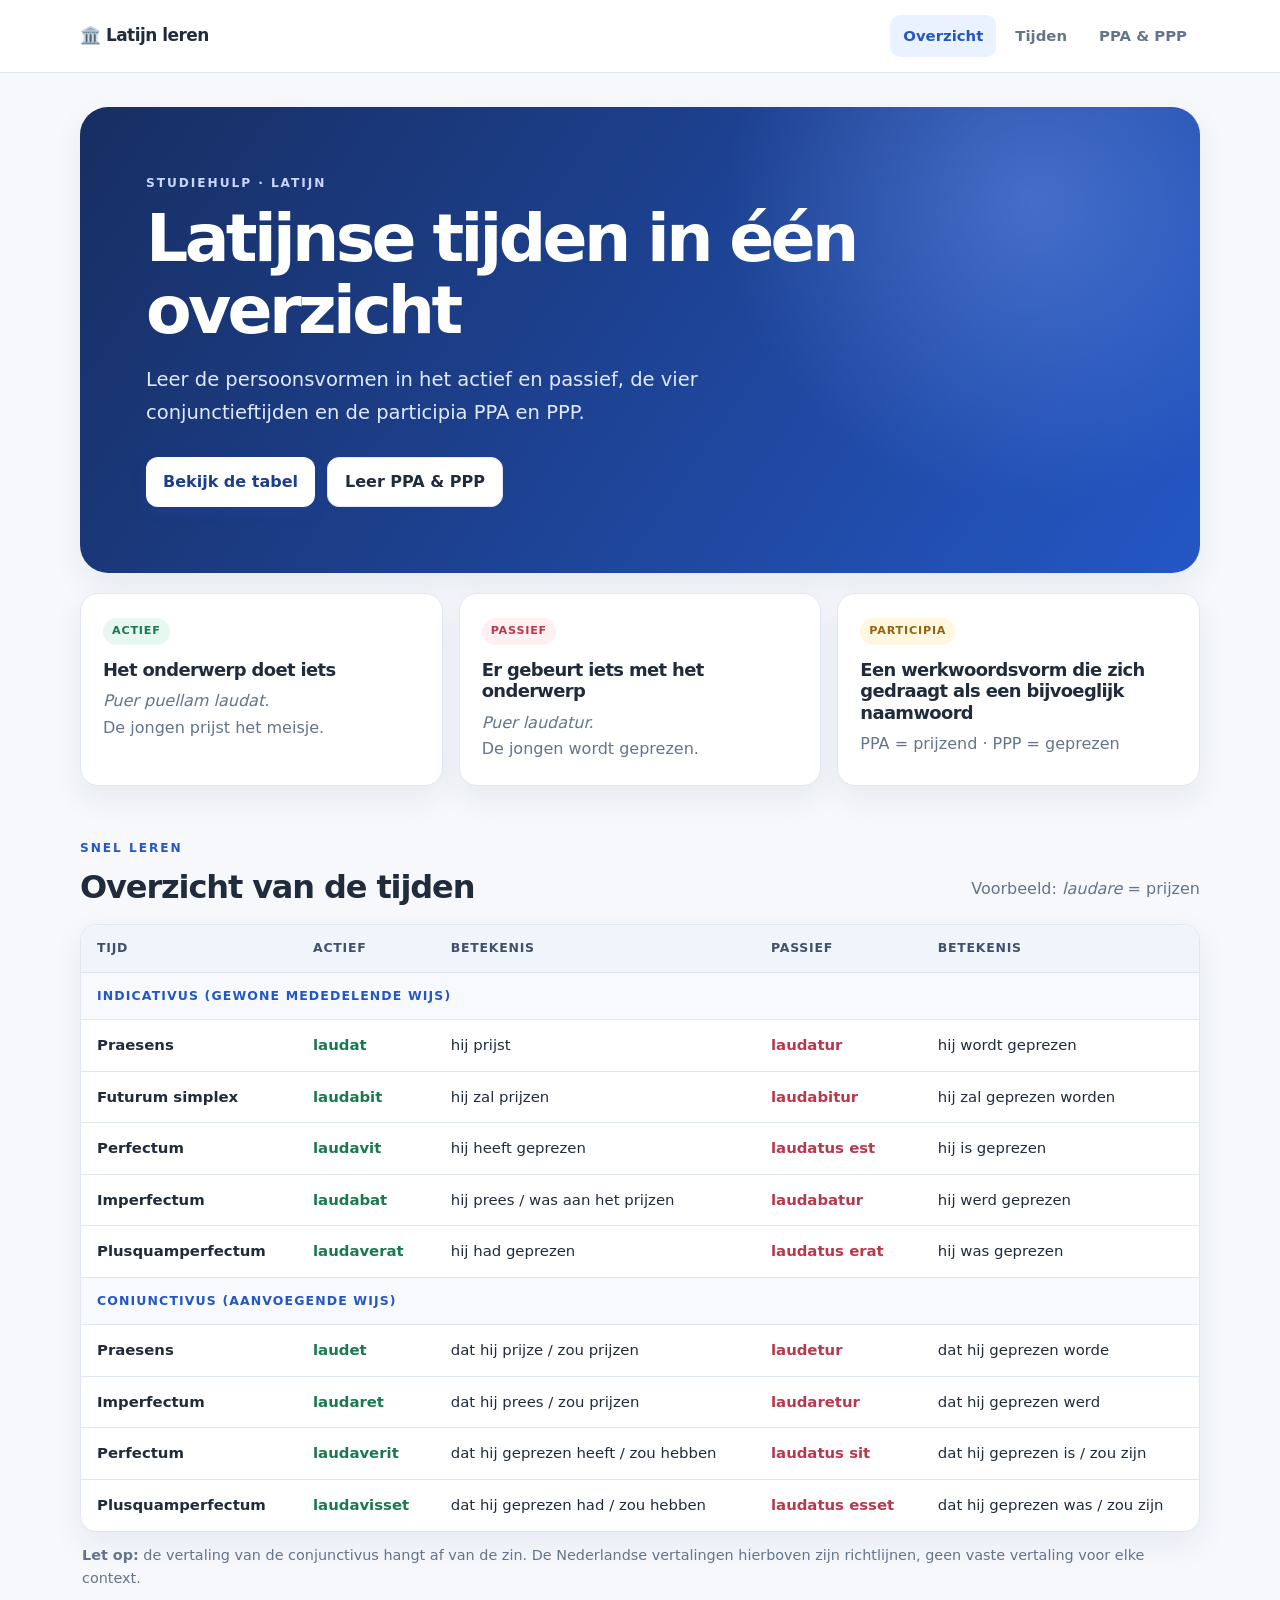
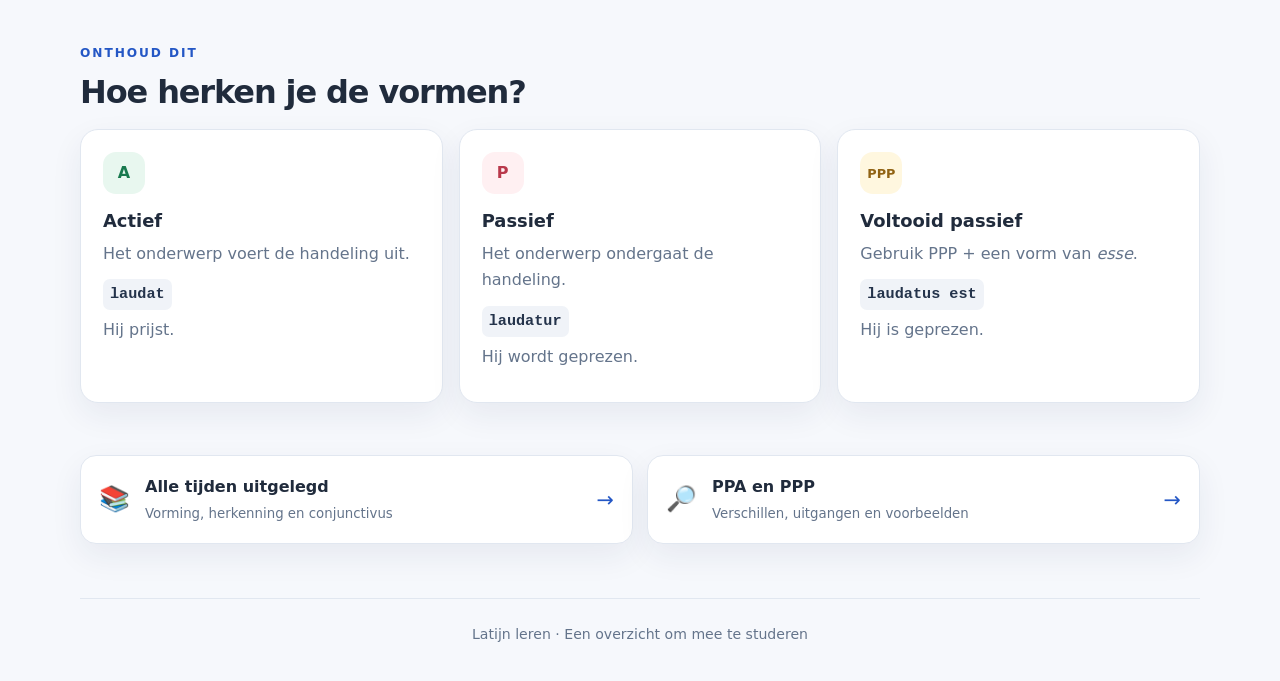
<file: index.html>
<!DOCTYPE html>
<html lang="nl">
<head>
  <meta charset="UTF-8">
  <meta name="viewport" content="width=device-width, initial-scale=1">
  <meta name="description" content="Een duidelijk overzicht van Latijnse tijden, actief, passief, conjunctivus, PPA en PPP.">
  <title>Latijn — Tijdenoverzicht</title>
  <link rel="stylesheet" href="style.css">
</head>
<body>
  <header class="site-header">
    <div class="container header-inner">
      <a class="brand" href="index.html">🏛️ Latijn leren</a>
      <nav aria-label="Hoofdnavigatie">
        <a class="active" href="index.html">Overzicht</a>
        <a href="tijden.html">Tijden</a>
        <a href="participia.html">PPA &amp; PPP</a>
      </nav>
    </div>
  </header>

  <main class="container">
    <section class="hero">
      <p class="eyebrow">STUDIEHULP · LATIJN</p>
      <h1>Latijnse tijden in één overzicht</h1>
      <p class="lead">Leer de persoonsvormen in het actief en passief, de vier conjunctieftijden en de participia PPA en PPP.</p>
      <div class="hero-actions">
        <a class="button primary" href="#overzicht">Bekijk de tabel</a>
        <a class="button secondary" href="participia.html">Leer PPA &amp; PPP</a>
      </div>
    </section>

    <section class="legend-grid" aria-label="Belangrijke begrippen">
      <article class="mini-card active-card">
        <span class="pill pill-active">ACTIEF</span>
        <h2>Het onderwerp doet iets</h2>
        <p><em>Puer puellam laudat.</em><br>De jongen prijst het meisje.</p>
      </article>
      <article class="mini-card passive-card">
        <span class="pill pill-passive">PASSIEF</span>
        <h2>Er gebeurt iets met het onderwerp</h2>
        <p><em>Puer laudatur.</em><br>De jongen wordt geprezen.</p>
      </article>
      <article class="mini-card participle-card">
        <span class="pill pill-participle">PARTICIPIA</span>
        <h2>Een werkwoordsvorm die zich gedraagt als een bijvoeglijk naamwoord</h2>
        <p>PPA = prijzend · PPP = geprezen</p>
      </article>
    </section>

    <section id="overzicht" class="section">
      <div class="section-heading">
        <div>
          <p class="eyebrow">SNEL LEREN</p>
          <h2>Overzicht van de tijden</h2>
        </div>
        <p class="muted">Voorbeeld: <em>laudare</em> = prijzen</p>
      </div>

      <div class="table-wrap">
        <table>
          <thead>
            <tr><th>Tijd</th><th>Actief</th><th>Betekenis</th><th>Passief</th><th>Betekenis</th></tr>
          </thead>
          <tbody>
            <tr><th colspan="5" class="group-heading">Indicativus (gewone mededelende wijs)</th></tr>
            <tr><th>Praesens</th><td class="active-form">laudat</td><td>hij prijst</td><td class="passive-form">laudatur</td><td>hij wordt geprezen</td></tr>
            <tr><th>Futurum simplex</th><td class="active-form">laudabit</td><td>hij zal prijzen</td><td class="passive-form">laudabitur</td><td>hij zal geprezen worden</td></tr>
            <tr><th>Perfectum</th><td class="active-form">laudavit</td><td>hij heeft geprezen</td><td class="passive-form">laudatus est</td><td>hij is geprezen</td></tr>
            <tr><th>Imperfectum</th><td class="active-form">laudabat</td><td>hij prees / was aan het prijzen</td><td class="passive-form">laudabatur</td><td>hij werd geprezen</td></tr>
            <tr><th>Plusquamperfectum</th><td class="active-form">laudaverat</td><td>hij had geprezen</td><td class="passive-form">laudatus erat</td><td>hij was geprezen</td></tr>
            <tr><th colspan="5" class="group-heading">Coniunctivus (aanvoegende wijs)</th></tr>
            <tr><th>Praesens</th><td class="active-form">laudet</td><td>dat hij prijze / zou prijzen</td><td class="passive-form">laudetur</td><td>dat hij geprezen worde</td></tr>
            <tr><th>Imperfectum</th><td class="active-form">laudaret</td><td>dat hij prees / zou prijzen</td><td class="passive-form">laudaretur</td><td>dat hij geprezen werd</td></tr>
            <tr><th>Perfectum</th><td class="active-form">laudaverit</td><td>dat hij geprezen heeft / zou hebben</td><td class="passive-form">laudatus sit</td><td>dat hij geprezen is / zou zijn</td></tr>
            <tr><th>Plusquamperfectum</th><td class="active-form">laudavisset</td><td>dat hij geprezen had / zou hebben</td><td class="passive-form">laudatus esset</td><td>dat hij geprezen was / zou zijn</td></tr>
          </tbody>
        </table>
      </div>
      <p class="note"><strong>Let op:</strong> de vertaling van de conjunctivus hangt af van de zin. De Nederlandse vertalingen hierboven zijn richtlijnen, geen vaste vertaling voor elke context.</p>
    </section>

    <section class="section">
      <div class="section-heading">
        <div>
          <p class="eyebrow">ONTHOUD DIT</p>
          <h2>Hoe herken je de vormen?</h2>
        </div>
      </div>
      <div class="rule-grid">
        <article class="rule-card">
          <div class="rule-icon active-icon">A</div>
          <h3>Actief</h3>
          <p>Het onderwerp voert de handeling uit.</p>
          <code>laudat</code>
          <p class="muted">Hij prijst.</p>
        </article>
        <article class="rule-card">
          <div class="rule-icon passive-icon">P</div>
          <h3>Passief</h3>
          <p>Het onderwerp ondergaat de handeling.</p>
          <code>laudatur</code>
          <p class="muted">Hij wordt geprezen.</p>
        </article>
        <article class="rule-card">
          <div class="rule-icon participle-icon">PPP</div>
          <h3>Voltooid passief</h3>
          <p>Gebruik PPP + een vorm van <em>esse</em>.</p>
          <code>laudatus est</code>
          <p class="muted">Hij is geprezen.</p>
        </article>
      </div>
    </section>

    <section class="section next-links">
      <a class="link-card" href="tijden.html">
        <span class="link-card-icon">📚</span>
        <span><strong>Alle tijden uitgelegd</strong><small>Vorming, herkenning en conjunctivus</small></span>
        <span aria-hidden="true">→</span>
      </a>
      <a class="link-card" href="participia.html">
        <span class="link-card-icon">🔎</span>
        <span><strong>PPA en PPP</strong><small>Verschillen, uitgangen en voorbeelden</small></span>
        <span aria-hidden="true">→</span>
      </a>
    </section>
    <footer class="site-footer">Latijn leren · Een overzicht om mee te studeren</footer>
  </main>
</body>
</html>
</file>
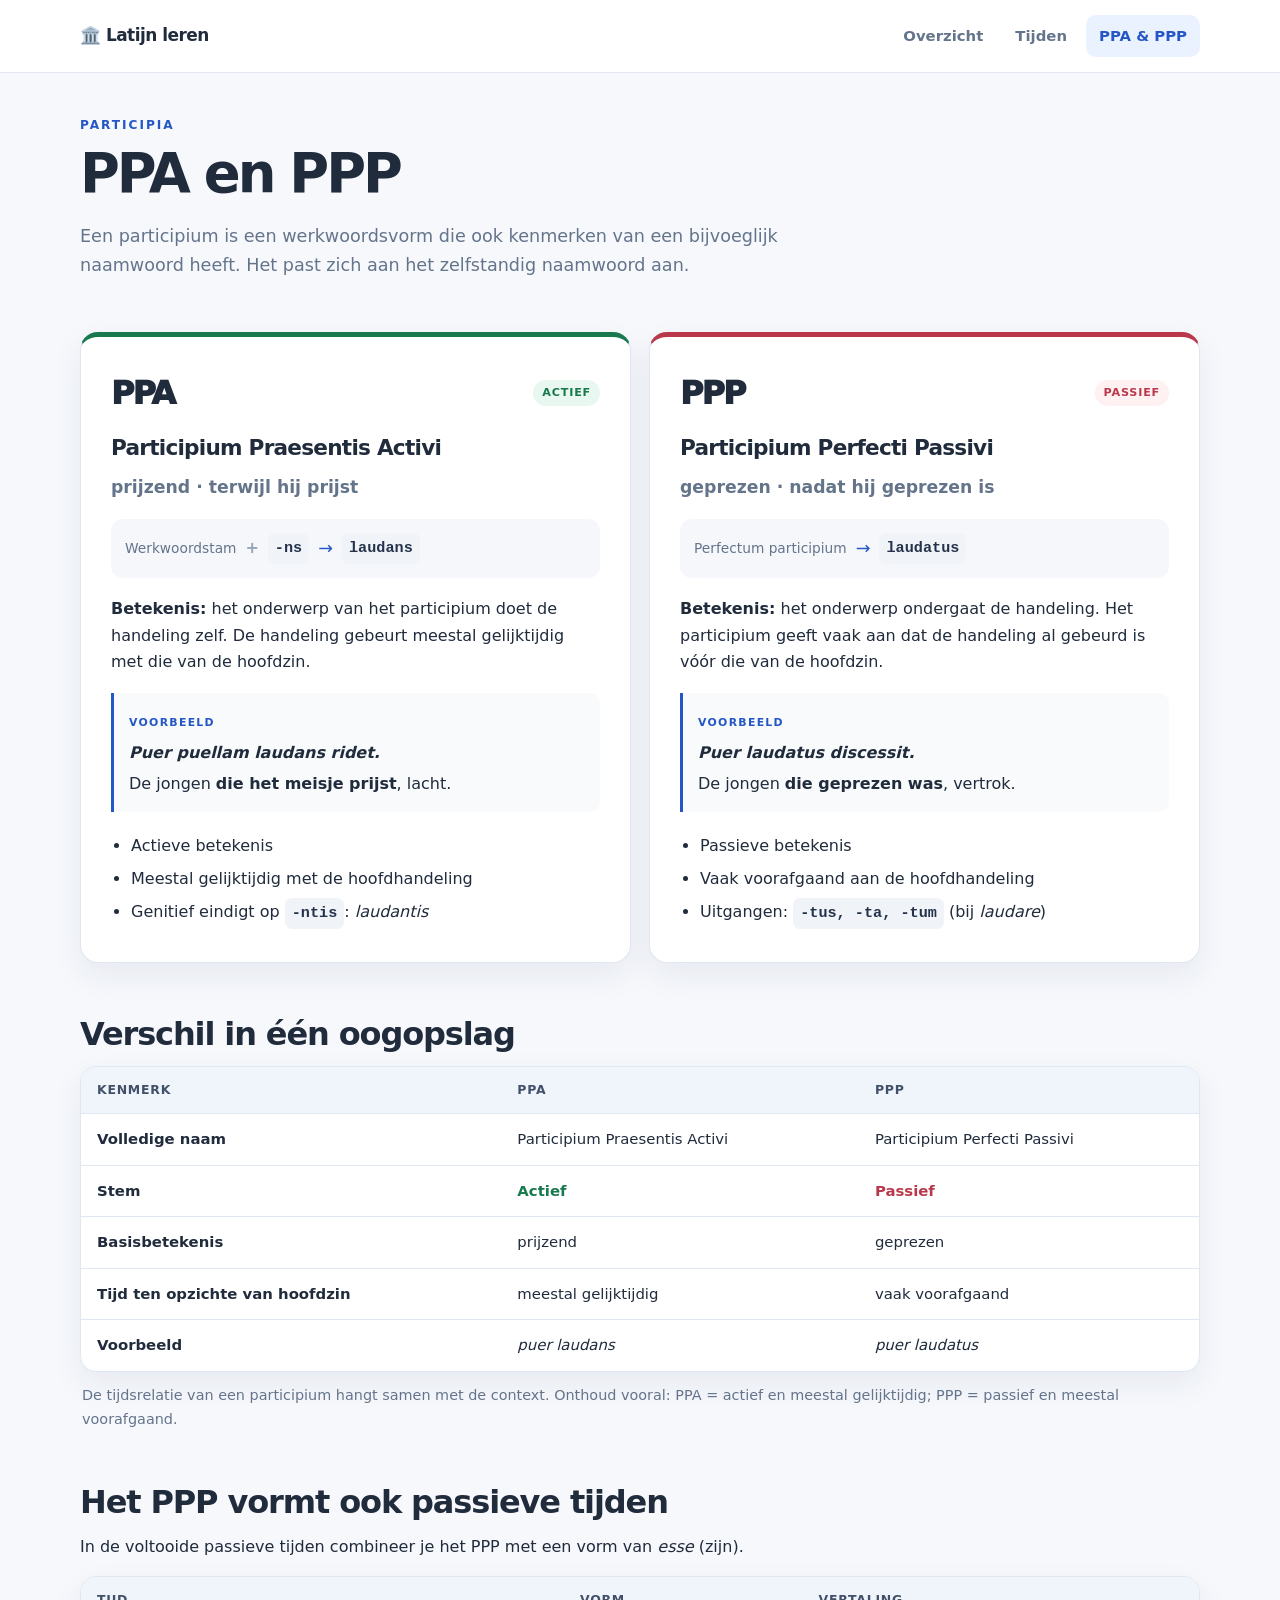
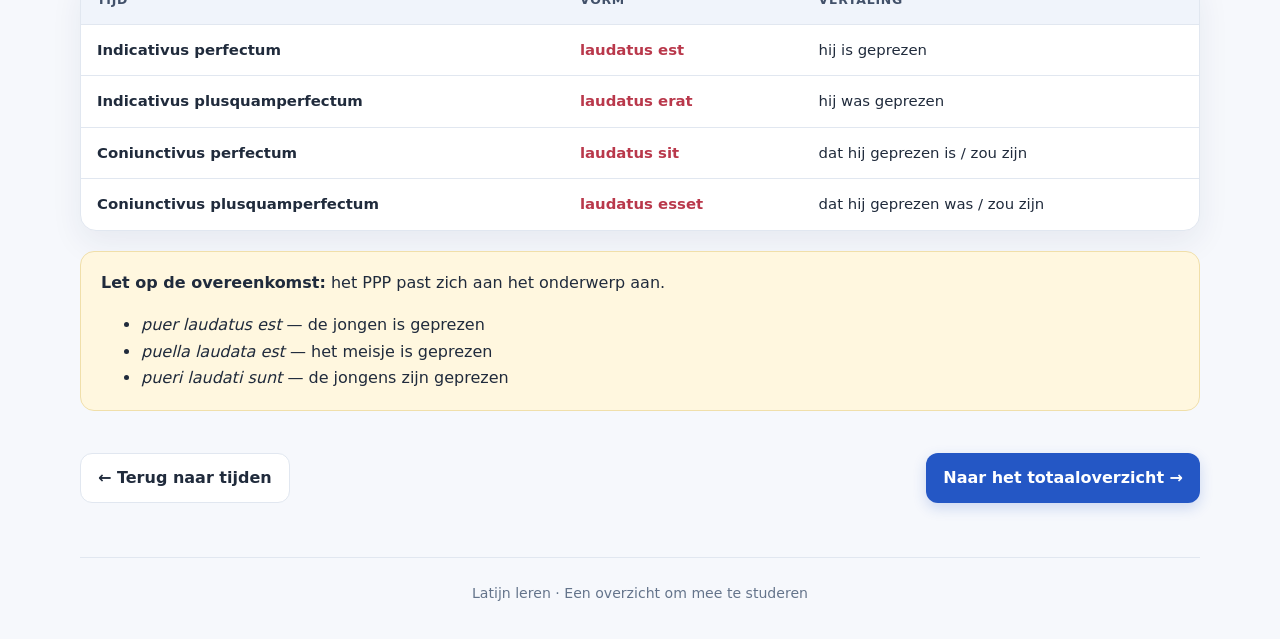
<file: participia.html>
<!DOCTYPE html>
<html lang="nl">
<head>
  <meta charset="UTF-8">
  <meta name="viewport" content="width=device-width, initial-scale=1">
  <title>Latijn — PPA en PPP</title>
  <link rel="stylesheet" href="style.css">
</head>
<body>
  <header class="site-header">
    <div class="container header-inner">
      <a class="brand" href="index.html">🏛️ Latijn leren</a>
      <nav aria-label="Hoofdnavigatie">
        <a href="index.html">Overzicht</a>
        <a href="tijden.html">Tijden</a>
        <a class="active" href="participia.html">PPA &amp; PPP</a>
      </nav>
    </div>
  </header>
  <main class="container page-content">
    <p class="eyebrow">PARTICIPIA</p>
    <h1>PPA en PPP</h1>
    <p class="lead">Een participium is een werkwoordsvorm die ook kenmerken van een bijvoeglijk naamwoord heeft. Het past zich aan het zelfstandig naamwoord aan.</p>

    <section class="section compare-grid">
      <article class="participium-card ppa-card">
        <div class="participium-heading"><span class="big-letter">PPA</span><span class="pill pill-active">ACTIEF</span></div>
        <h2>Participium Praesentis Activi</h2>
        <p class="translation">prijzend · terwijl hij prijst</p>
        <div class="formula"><span>Werkwoordstam</span><b>+</b><code>-ns</code><span class="arrow">→</span><code>laudans</code></div>
        <p><strong>Betekenis:</strong> het onderwerp van het participium doet de handeling zelf. De handeling gebeurt meestal gelijktijdig met die van de hoofdzin.</p>
        <div class="example">
          <span class="example-label">VOORBEELD</span>
          <p class="latin">Puer puellam laudans ridet.</p>
          <p>De jongen <strong>die het meisje prijst</strong>, lacht.</p>
        </div>
        <ul class="check-list">
          <li>Actieve betekenis</li>
          <li>Meestal gelijktijdig met de hoofdhandeling</li>
          <li>Genitief eindigt op <code>-ntis</code>: <em>laudantis</em></li>
        </ul>
      </article>

      <article class="participium-card ppp-card">
        <div class="participium-heading"><span class="big-letter">PPP</span><span class="pill pill-passive">PASSIEF</span></div>
        <h2>Participium Perfecti Passivi</h2>
        <p class="translation">geprezen · nadat hij geprezen is</p>
        <div class="formula"><span>Perfectum participium</span><span class="arrow">→</span><code>laudatus</code></div>
        <p><strong>Betekenis:</strong> het onderwerp ondergaat de handeling. Het participium geeft vaak aan dat de handeling al gebeurd is vóór die van de hoofdzin.</p>
        <div class="example">
          <span class="example-label">VOORBEELD</span>
          <p class="latin">Puer laudatus discessit.</p>
          <p>De jongen <strong>die geprezen was</strong>, vertrok.</p>
        </div>
        <ul class="check-list">
          <li>Passieve betekenis</li>
          <li>Vaak voorafgaand aan de hoofdhandeling</li>
          <li>Uitgangen: <code>-tus, -ta, -tum</code> (bij <em>laudare</em>)</li>
        </ul>
      </article>
    </section>

    <section class="section">
      <h2>Verschil in één oogopslag</h2>
      <div class="table-wrap">
        <table>
          <thead><tr><th>Kenmerk</th><th>PPA</th><th>PPP</th></tr></thead>
          <tbody>
            <tr><th>Volledige naam</th><td>Participium Praesentis Activi</td><td>Participium Perfecti Passivi</td></tr>
            <tr><th>Stem</th><td class="active-form">Actief</td><td class="passive-form">Passief</td></tr>
            <tr><th>Basisbetekenis</th><td>prijzend</td><td>geprezen</td></tr>
            <tr><th>Tijd ten opzichte van hoofdzin</th><td>meestal gelijktijdig</td><td>vaak voorafgaand</td></tr>
            <tr><th>Voorbeeld</th><td><em>puer laudans</em></td><td><em>puer laudatus</em></td></tr>
          </tbody>
        </table>
      </div>
      <p class="note">De tijdsrelatie van een participium hangt samen met de context. Onthoud vooral: PPA = actief en meestal gelijktijdig; PPP = passief en meestal voorafgaand.</p>
    </section>

    <section class="section">
      <h2>Het PPP vormt ook passieve tijden</h2>
      <p>In de voltooide passieve tijden combineer je het PPP met een vorm van <em>esse</em> (zijn).</p>
      <div class="table-wrap">
        <table>
          <thead><tr><th>Tijd</th><th>Vorm</th><th>Vertaling</th></tr></thead>
          <tbody>
            <tr><th>Indicativus perfectum</th><td class="passive-form">laudatus est</td><td>hij is geprezen</td></tr>
            <tr><th>Indicativus plusquamperfectum</th><td class="passive-form">laudatus erat</td><td>hij was geprezen</td></tr>
            <tr><th>Coniunctivus perfectum</th><td class="passive-form">laudatus sit</td><td>dat hij geprezen is / zou zijn</td></tr>
            <tr><th>Coniunctivus plusquamperfectum</th><td class="passive-form">laudatus esset</td><td>dat hij geprezen was / zou zijn</td></tr>
          </tbody>
        </table>
      </div>
      <div class="callout">
        <strong>Let op de overeenkomst:</strong> het PPP past zich aan het onderwerp aan.
        <ul>
          <li><em>puer laudatus est</em> — de jongen is geprezen</li>
          <li><em>puella laudata est</em> — het meisje is geprezen</li>
          <li><em>pueri laudati sunt</em> — de jongens zijn geprezen</li>
        </ul>
      </div>
    </section>

    <div class="page-bottom"><a class="button secondary" href="tijden.html">← Terug naar tijden</a><a class="button primary" href="index.html">Naar het totaaloverzicht →</a></div>
    <footer class="site-footer">Latijn leren · Een overzicht om mee te studeren</footer>
  </main>
</body>
</html>
</file>
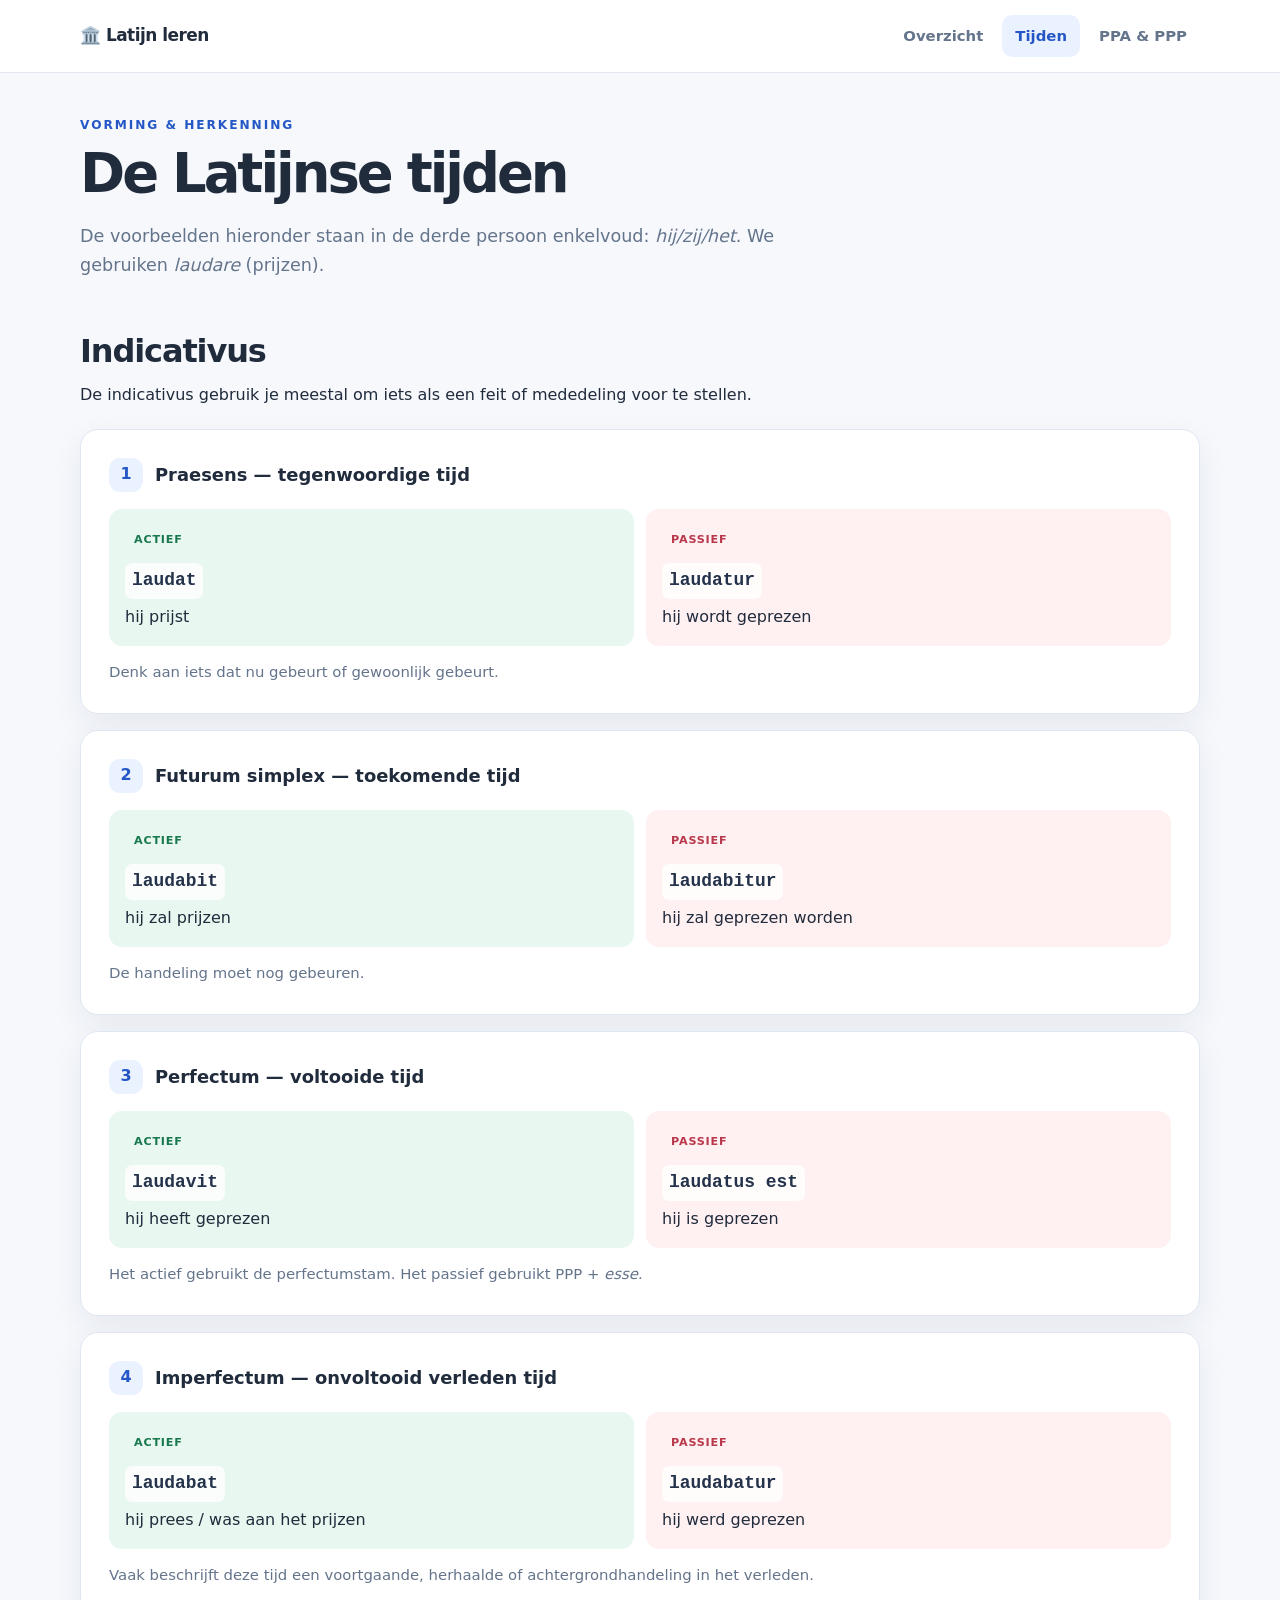
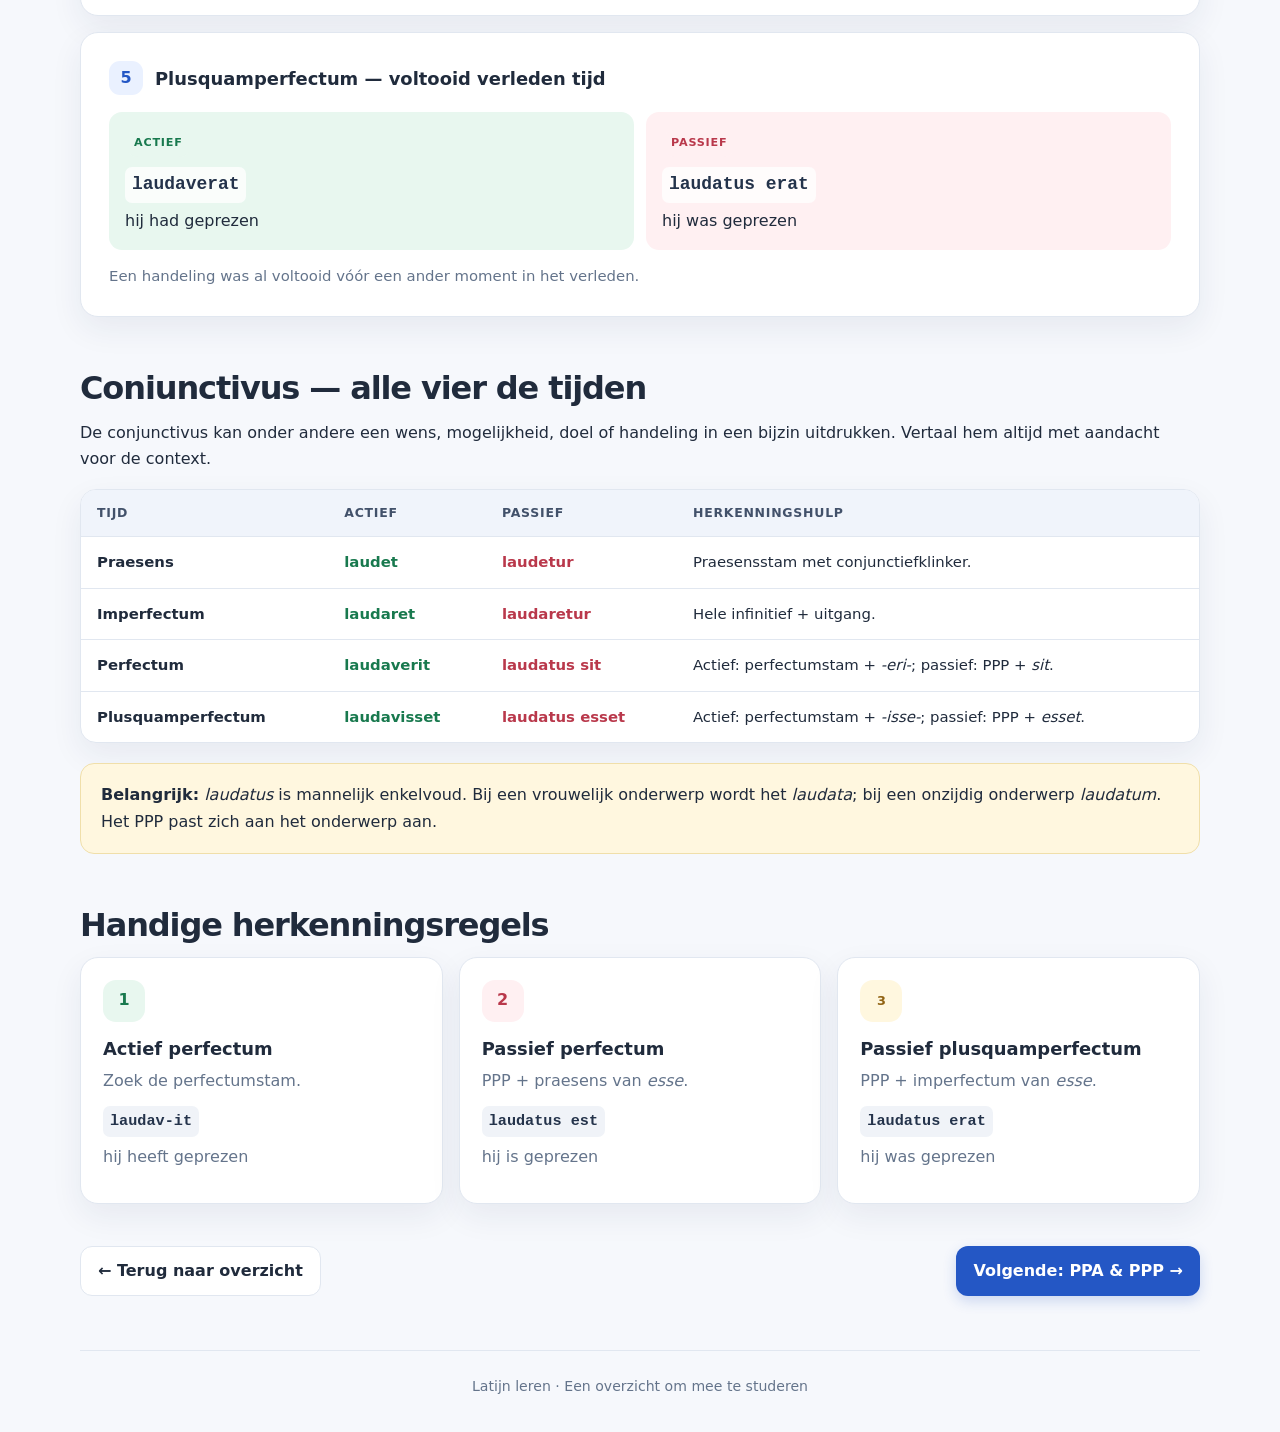
<file: tijden.html>
<!DOCTYPE html>
<html lang="nl">
<head>
  <meta charset="UTF-8">
  <meta name="viewport" content="width=device-width, initial-scale=1">
  <title>Latijn — De tijden</title>
  <link rel="stylesheet" href="style.css">
</head>
<body>
  <header class="site-header">
    <div class="container header-inner">
      <a class="brand" href="index.html">🏛️ Latijn leren</a>
      <nav aria-label="Hoofdnavigatie">
        <a href="index.html">Overzicht</a>
        <a class="active" href="tijden.html">Tijden</a>
        <a href="participia.html">PPA &amp; PPP</a>
      </nav>
    </div>
  </header>
  <main class="container page-content">
    <p class="eyebrow">VORMING &amp; HERKENNING</p>
    <h1>De Latijnse tijden</h1>
    <p class="lead">De voorbeelden hieronder staan in de derde persoon enkelvoud: <em>hij/zij/het</em>. We gebruiken <em>laudare</em> (prijzen).</p>

    <section class="section">
      <h2>Indicativus</h2>
      <p>De indicativus gebruik je meestal om iets als een feit of mededeling voor te stellen.</p>
      <div class="time-list">
        <article class="time-card">
          <div class="time-title"><span class="number">1</span><h3>Praesens — tegenwoordige tijd</h3></div>
          <div class="two-columns">
            <div class="form-box active-box"><span class="pill pill-active">ACTIEF</span><code>laudat</code><p>hij prijst</p></div>
            <div class="form-box passive-box"><span class="pill pill-passive">PASSIEF</span><code>laudatur</code><p>hij wordt geprezen</p></div>
          </div>
          <p class="explain">Denk aan iets dat nu gebeurt of gewoonlijk gebeurt.</p>
        </article>
        <article class="time-card">
          <div class="time-title"><span class="number">2</span><h3>Futurum simplex — toekomende tijd</h3></div>
          <div class="two-columns">
            <div class="form-box active-box"><span class="pill pill-active">ACTIEF</span><code>laudabit</code><p>hij zal prijzen</p></div>
            <div class="form-box passive-box"><span class="pill pill-passive">PASSIEF</span><code>laudabitur</code><p>hij zal geprezen worden</p></div>
          </div>
          <p class="explain">De handeling moet nog gebeuren.</p>
        </article>
        <article class="time-card">
          <div class="time-title"><span class="number">3</span><h3>Perfectum — voltooide tijd</h3></div>
          <div class="two-columns">
            <div class="form-box active-box"><span class="pill pill-active">ACTIEF</span><code>laudavit</code><p>hij heeft geprezen</p></div>
            <div class="form-box passive-box"><span class="pill pill-passive">PASSIEF</span><code>laudatus est</code><p>hij is geprezen</p></div>
          </div>
          <p class="explain">Het actief gebruikt de perfectumstam. Het passief gebruikt PPP + <em>esse</em>.</p>
        </article>
        <article class="time-card">
          <div class="time-title"><span class="number">4</span><h3>Imperfectum — onvoltooid verleden tijd</h3></div>
          <div class="two-columns">
            <div class="form-box active-box"><span class="pill pill-active">ACTIEF</span><code>laudabat</code><p>hij prees / was aan het prijzen</p></div>
            <div class="form-box passive-box"><span class="pill pill-passive">PASSIEF</span><code>laudabatur</code><p>hij werd geprezen</p></div>
          </div>
          <p class="explain">Vaak beschrijft deze tijd een voortgaande, herhaalde of achtergrondhandeling in het verleden.</p>
        </article>
        <article class="time-card">
          <div class="time-title"><span class="number">5</span><h3>Plusquamperfectum — voltooid verleden tijd</h3></div>
          <div class="two-columns">
            <div class="form-box active-box"><span class="pill pill-active">ACTIEF</span><code>laudaverat</code><p>hij had geprezen</p></div>
            <div class="form-box passive-box"><span class="pill pill-passive">PASSIEF</span><code>laudatus erat</code><p>hij was geprezen</p></div>
          </div>
          <p class="explain">Een handeling was al voltooid vóór een ander moment in het verleden.</p>
        </article>
      </div>
    </section>

    <section class="section">
      <h2>Coniunctivus — alle vier de tijden</h2>
      <p>De conjunctivus kan onder andere een wens, mogelijkheid, doel of handeling in een bijzin uitdrukken. Vertaal hem altijd met aandacht voor de context.</p>
      <div class="table-wrap">
        <table>
          <thead><tr><th>Tijd</th><th>Actief</th><th>Passief</th><th>Herkenningshulp</th></tr></thead>
          <tbody>
            <tr><th>Praesens</th><td class="active-form">laudet</td><td class="passive-form">laudetur</td><td>Praesensstam met conjunctiefklinker.</td></tr>
            <tr><th>Imperfectum</th><td class="active-form">laudaret</td><td class="passive-form">laudaretur</td><td>Hele infinitief + uitgang.</td></tr>
            <tr><th>Perfectum</th><td class="active-form">laudaverit</td><td class="passive-form">laudatus sit</td><td>Actief: perfectumstam + <em>-eri-</em>; passief: PPP + <em>sit</em>.</td></tr>
            <tr><th>Plusquamperfectum</th><td class="active-form">laudavisset</td><td class="passive-form">laudatus esset</td><td>Actief: perfectumstam + <em>-isse-</em>; passief: PPP + <em>esset</em>.</td></tr>
          </tbody>
        </table>
      </div>
      <div class="callout">
        <strong>Belangrijk:</strong> <em>laudatus</em> is mannelijk enkelvoud. Bij een vrouwelijk onderwerp wordt het <em>laudata</em>; bij een onzijdig onderwerp <em>laudatum</em>. Het PPP past zich aan het onderwerp aan.
      </div>
    </section>

    <section class="section">
      <h2>Handige herkenningsregels</h2>
      <div class="rule-grid">
        <article class="rule-card"><div class="rule-icon active-icon">1</div><h3>Actief perfectum</h3><p>Zoek de perfectumstam.</p><code>laudav-it</code><p class="muted">hij heeft geprezen</p></article>
        <article class="rule-card"><div class="rule-icon passive-icon">2</div><h3>Passief perfectum</h3><p>PPP + praesens van <em>esse</em>.</p><code>laudatus est</code><p class="muted">hij is geprezen</p></article>
        <article class="rule-card"><div class="rule-icon participle-icon">3</div><h3>Passief plusquamperfectum</h3><p>PPP + imperfectum van <em>esse</em>.</p><code>laudatus erat</code><p class="muted">hij was geprezen</p></article>
      </div>
    </section>

    <div class="page-bottom"><a class="button secondary" href="index.html">← Terug naar overzicht</a><a class="button primary" href="participia.html">Volgende: PPA &amp; PPP →</a></div>
    <footer class="site-footer">Latijn leren · Een overzicht om mee te studeren</footer>
  </main>
</body>
</html>
</file>
<file: style.css>
/* Latijn leren — gedeelde stijl */
:root {
  --ink: #202b3c;
  --muted: #64748b;
  --paper: #f6f8fc;
  --white: #ffffff;
  --line: #e1e7f0;
  --blue: #2457c5;
  --blue-soft: #eaf1ff;
  --green: #18794e;
  --green-soft: #e8f7ef;
  --rose: #b9384b;
  --rose-soft: #fff0f2;
  --gold: #916313;
  --gold-soft: #fff7df;
  --shadow: 0 12px 32px rgba(29, 48, 80, .07);
}

* { box-sizing: border-box; }
html { scroll-behavior: smooth; }
body {
  margin: 0;
  background: var(--paper);
  color: var(--ink);
  font-family: Inter, ui-sans-serif, system-ui, -apple-system, BlinkMacSystemFont, "Segoe UI", sans-serif;
  line-height: 1.65;
}
a { color: inherit; }
.container { width: min(1120px, calc(100% - 36px)); margin: 0 auto; }
.site-header {
  position: sticky; top: 0; z-index: 10;
  background: rgba(255,255,255,.94);
  backdrop-filter: blur(14px);
  border-bottom: 1px solid var(--line);
}
.header-inner { min-height: 72px; display: flex; align-items: center; justify-content: space-between; gap: 24px; }
.brand { font-weight: 850; font-size: 1.06rem; text-decoration: none; letter-spacing: -.03em; white-space: nowrap; }
nav { display: flex; align-items: center; gap: 6px; }
nav a { padding: 9px 13px; border-radius: 10px; text-decoration: none; color: var(--muted); font-size: .93rem; font-weight: 650; }
nav a:hover, nav a.active { color: var(--blue); background: var(--blue-soft); }
.hero {
  margin-top: 34px; padding: clamp(30px, 6vw, 66px);
  border-radius: 28px; color: white;
  background: radial-gradient(circle at 85% 20%, rgba(127,167,255,.38), transparent 30%), linear-gradient(125deg, #172e62, #2457c5);
  box-shadow: var(--shadow);
}
.eyebrow { color: var(--blue); font-size: .76rem; font-weight: 850; letter-spacing: .16em; margin: 0 0 10px; }
.hero .eyebrow { color: #c7d7ff; }
h1, h2, h3, p { margin-top: 0; }
h1 { font-size: clamp(2.2rem, 6vw, 4.15rem); line-height: 1.08; letter-spacing: -.055em; margin-bottom: 18px; }
h2 { font-size: clamp(1.45rem, 3vw, 2rem); letter-spacing: -.035em; line-height: 1.2; margin-bottom: 12px; }
h3 { font-size: 1.12rem; line-height: 1.3; margin-bottom: 8px; }
.lead { color: var(--muted); font-size: 1.1rem; max-width: 760px; }
.hero .lead { color: #e0e9ff; max-width: 690px; font-size: clamp(1.05rem, 2vw, 1.22rem); }
.hero-actions { display: flex; flex-wrap: wrap; gap: 12px; margin-top: 28px; }
.button { display: inline-flex; align-items: center; justify-content: center; padding: 11px 17px; border-radius: 12px; font-weight: 750; text-decoration: none; transition: transform .15s ease, box-shadow .15s ease; }
.button:hover { transform: translateY(-2px); }
.button.primary { background: var(--blue); color: white; box-shadow: 0 5px 14px rgba(36,87,197,.2); }
.hero .button.primary { background: white; color: #1d3f89; }
.button.secondary { background: white; color: var(--ink); border: 1px solid var(--line); }
.legend-grid { display: grid; grid-template-columns: repeat(3, 1fr); gap: 16px; margin-top: 20px; }
.mini-card, .rule-card, .time-card, .participium-card { background: var(--white); border: 1px solid var(--line); border-radius: 18px; box-shadow: var(--shadow); }
.mini-card { padding: 22px; }
.mini-card h2 { font-size: 1.12rem; margin: 14px 0 8px; }
.mini-card p { margin-bottom: 0; color: var(--muted); }
.pill { display: inline-flex; align-items: center; border-radius: 999px; padding: 4px 9px; font-size: .7rem; font-weight: 850; letter-spacing: .07em; }
.pill-active { color: var(--green); background: var(--green-soft); }
.pill-passive { color: var(--rose); background: var(--rose-soft); }
.pill-participle { color: var(--gold); background: var(--gold-soft); }
.section { margin-top: 52px; }
.section-heading { display: flex; justify-content: space-between; align-items: end; gap: 20px; margin-bottom: 18px; }
.section-heading h2 { margin-bottom: 0; }
.muted { color: var(--muted); }
.section-heading > p { margin-bottom: 4px; }
.table-wrap { overflow-x: auto; border: 1px solid var(--line); border-radius: 16px; background: white; box-shadow: var(--shadow); }
table { width: 100%; border-collapse: collapse; min-width: 720px; font-size: .93rem; }
th, td { text-align: left; padding: 13px 16px; border-bottom: 1px solid var(--line); vertical-align: top; }
thead th { color: #42516a; background: #f0f4fb; font-size: .78rem; text-transform: uppercase; letter-spacing: .06em; }
tbody tr:last-child th, tbody tr:last-child td { border-bottom: 0; }
tbody th { font-weight: 750; }
.group-heading { background: #f7f9fd; color: var(--blue); font-size: .78rem; text-transform: uppercase; letter-spacing: .09em; }
.active-form { color: var(--green); font-weight: 800; }
.passive-form { color: var(--rose); font-weight: 800; }
code { display: inline-block; padding: 3px 7px; border-radius: 7px; background: #f0f3f8; color: #24334b; font-family: ui-monospace, SFMono-Regular, Menlo, Consolas, monospace; font-size: .95em; font-weight: 750; }
.note { color: var(--muted); font-size: .9rem; margin: 12px 2px 0; }
.rule-grid { display: grid; grid-template-columns: repeat(3, 1fr); gap: 16px; }
.rule-card { padding: 22px; }
.rule-card p { color: var(--muted); margin-bottom: 10px; }
.rule-card code { margin: 2px 0 7px; }
.rule-icon { width: 42px; height: 42px; display: grid; place-items: center; border-radius: 13px; font-weight: 900; margin-bottom: 15px; }
.active-icon { color: var(--green); background: var(--green-soft); }
.passive-icon { color: var(--rose); background: var(--rose-soft); }
.participle-icon { color: var(--gold); background: var(--gold-soft); font-size: .8rem; }
.next-links { display: grid; grid-template-columns: 1fr 1fr; gap: 14px; }
.link-card { display: flex; align-items: center; gap: 15px; padding: 18px; background: white; border: 1px solid var(--line); border-radius: 16px; text-decoration: none; box-shadow: var(--shadow); }
.link-card:hover { border-color: #b6c8f2; transform: translateY(-1px); }
.link-card-icon { font-size: 1.55rem; }
.link-card strong, .link-card small { display: block; }
.link-card small { color: var(--muted); margin-top: 3px; }
.link-card > span:last-child { margin-left: auto; color: var(--blue); font-size: 1.3rem; }
.site-footer { border-top: 1px solid var(--line); margin-top: 54px; padding: 24px 0 34px; color: var(--muted); text-align: center; font-size: .88rem; }
.page-content { padding-top: 42px; }
.page-content > h1 { font-size: clamp(2.2rem, 5vw, 3.4rem); }
.time-list { display: grid; gap: 16px; margin-top: 20px; }
.time-card { padding: clamp(18px, 3vw, 28px); }
.time-title { display: flex; align-items: center; gap: 12px; margin-bottom: 17px; }
.time-title h3 { margin: 0; }
.number { width: 34px; height: 34px; flex: 0 0 34px; display: grid; place-items: center; border-radius: 11px; background: var(--blue-soft); color: var(--blue); font-weight: 900; }
.two-columns { display: grid; grid-template-columns: 1fr 1fr; gap: 12px; }
.form-box { border-radius: 13px; padding: 16px; }
.active-box { background: var(--green-soft); }
.passive-box { background: var(--rose-soft); }
.form-box code { display: block; width: fit-content; margin: 10px 0 5px; font-size: 1.12rem; background: rgba(255,255,255,.78); }
.form-box p { margin-bottom: 0; }
.explain { color: var(--muted); margin: 14px 0 0; font-size: .93rem; }
.callout { margin-top: 20px; padding: 18px 20px; background: var(--gold-soft); border: 1px solid #f0dfaa; border-radius: 14px; }
.callout ul { margin-bottom: 0; }
.page-bottom { display: flex; justify-content: space-between; flex-wrap: wrap; gap: 12px; margin-top: 42px; }
.compare-grid { display: grid; grid-template-columns: 1fr 1fr; gap: 18px; }
.participium-card { padding: clamp(20px, 3vw, 30px); }
.ppa-card { border-top: 5px solid var(--green); }
.ppp-card { border-top: 5px solid var(--rose); }
.participium-heading { display: flex; justify-content: space-between; align-items: center; gap: 12px; margin-bottom: 15px; }
.big-letter { font-size: 2rem; font-weight: 950; letter-spacing: -.06em; }
.participium-card h2 { font-size: 1.35rem; }
.translation { color: var(--muted); font-size: 1.08rem; font-weight: 700; }
.formula { display: flex; align-items: center; flex-wrap: wrap; gap: 9px; padding: 14px; border-radius: 12px; background: #f5f7fb; margin: 18px 0; }
.formula span { color: var(--muted); font-size: .86rem; }
.formula b { color: #94a3b8; }
.formula .arrow { font-size: 1.1rem; color: var(--blue); }
.example { padding: 15px; background: #f8fafc; border-left: 3px solid var(--blue); border-radius: 0 10px 10px 0; margin: 18px 0; }
.example-label { font-size: .68rem; font-weight: 900; letter-spacing: .12em; color: var(--blue); }
.example p { margin: 5px 0 0; }
.latin { font-style: italic; font-weight: 800; }
.check-list { padding-left: 20px; margin-bottom: 0; }
.check-list li { padding: 3px 0; }
@media (max-width: 760px) {
  .header-inner { align-items: flex-start; flex-direction: column; gap: 8px; padding: 13px 0; }
  nav { width: 100%; overflow-x: auto; }
  nav a { padding: 8px 10px; white-space: nowrap; }
  .legend-grid, .rule-grid { grid-template-columns: 1fr; }
  .compare-grid, .next-links { grid-template-columns: 1fr; }
  .section-heading { align-items: flex-start; flex-direction: column; gap: 8px; }
  .hero { margin-top: 18px; border-radius: 20px; }
  .two-columns { grid-template-columns: 1fr; }
  .page-content { padding-top: 30px; }
  .page-bottom { flex-direction: column; }
  .page-bottom .button { width: 100%; }
}
@media (prefers-reduced-motion: reduce) {
  html { scroll-behavior: auto; }
  *, *::before, *::after { transition: none !important; }
}
</file>
